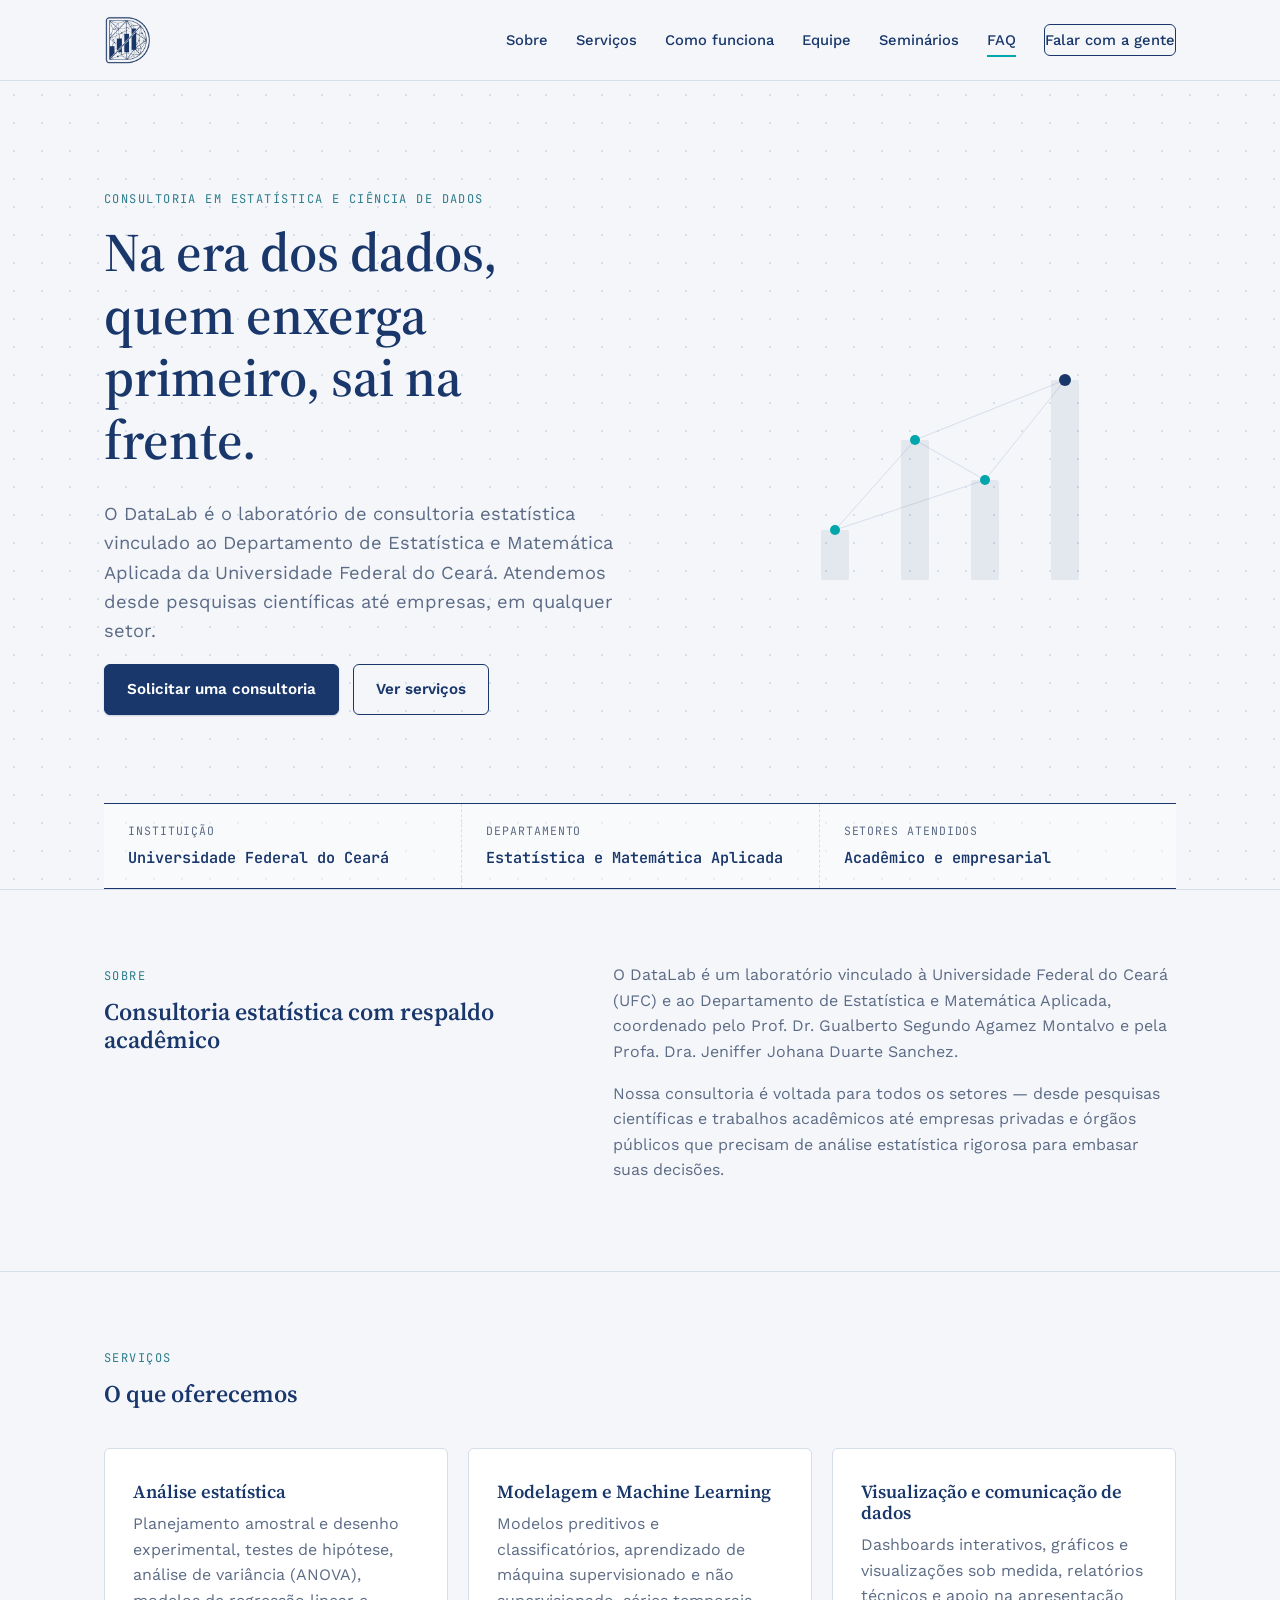
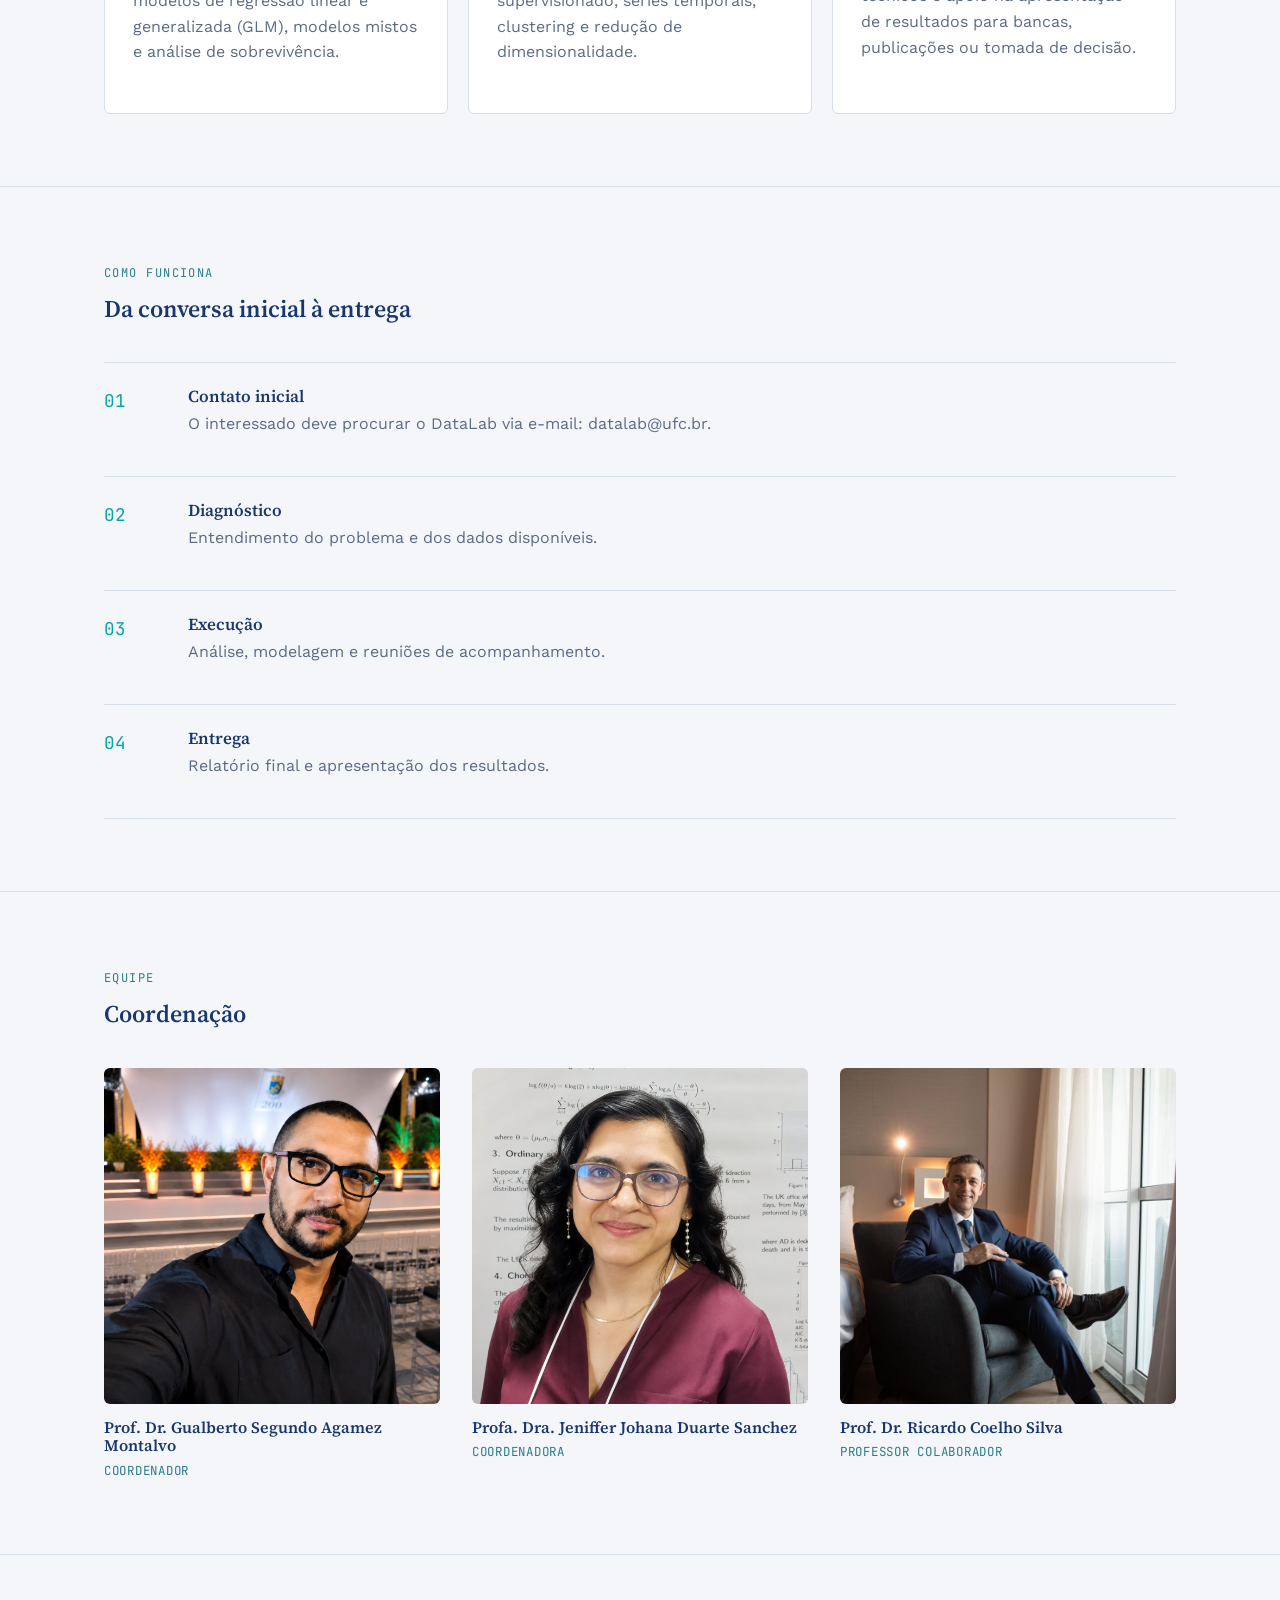
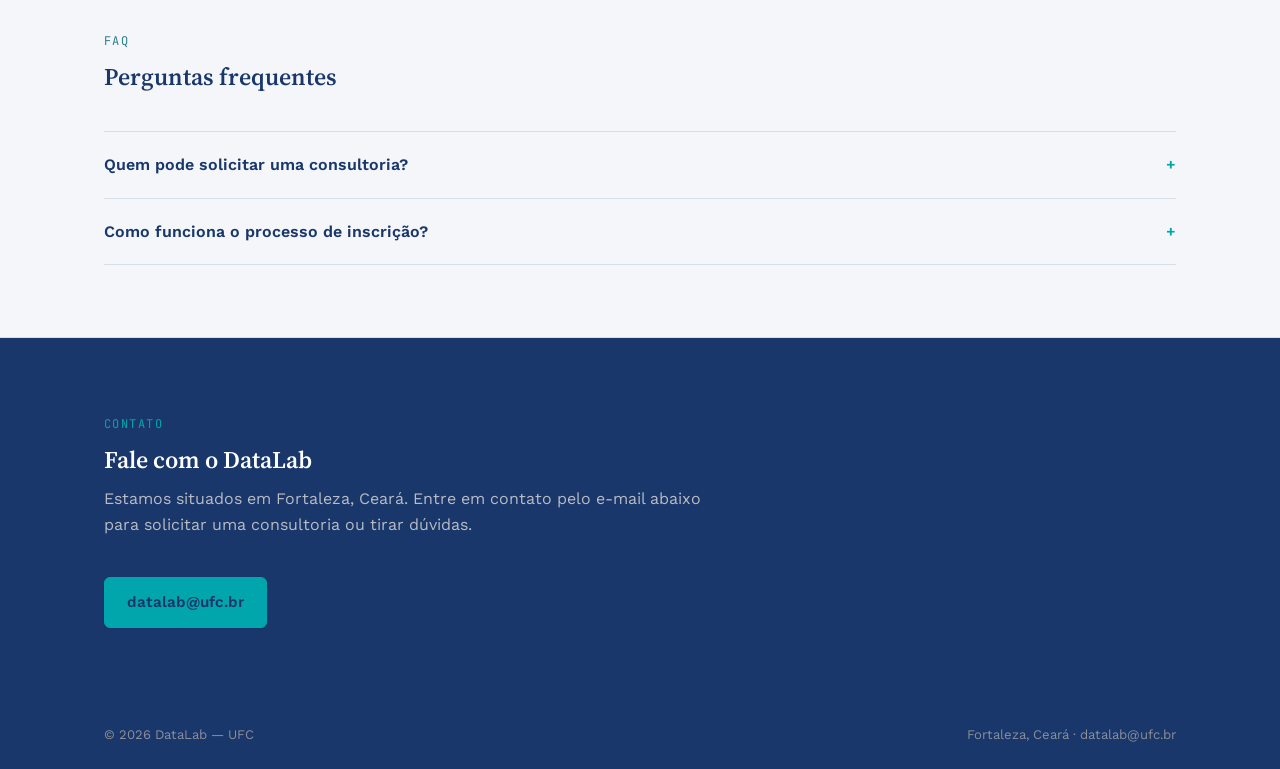
<file: index.html>
<!DOCTYPE html>
<html lang="pt-BR">
<head>
  <meta charset="UTF-8" />
  <meta name="viewport" content="width=device-width, initial-scale=1.0" />
  <title>DataLab – Na era dos dados, quem enxerga primeiro, sai na frente.</title>
  <meta name="description" content="DataLab: laboratório de consultoria em Estatística e Ciência de Dados da UFC. Atendemos pesquisas científicas e empresas de todos os setores." />
  <link rel="preconnect" href="https://fonts.googleapis.com" />
  <link rel="preconnect" href="https://fonts.gstatic.com" crossorigin />
  <link href="https://fonts.googleapis.com/css2?family=Source+Serif+4:wght@500;600;700&family=Work+Sans:wght@400;500;600;700&family=JetBrains+Mono:wght@400;500&display=swap" rel="stylesheet" />
  <link rel="stylesheet" href="style.css" />
</head>
<body>

  <a href="#main-content" class="skip-link">Pular para o conteúdo</a>

  <header class="nav-wrap" id="top">
    <nav class="nav container">
      <a href="#top" class="nav-logo" aria-label="DataLab – início">
        <img src="imagens/datalab-icon.png" alt="DataLab" class="logo-full" />
      </a>
      <button class="nav-toggle" aria-label="Abrir menu de navegação" aria-expanded="false">
        <span></span><span></span><span></span>
      </button>
      <ul class="nav-links" role="list">
        <li><a href="#sobre">Sobre</a></li>
        <li><a href="#servicos">Serviços</a></li>
        <li><a href="#processo">Como funciona</a></li>
        <li><a href="#equipe">Equipe</a></li>
        <li><a href="seminarios.html">Seminários</a></li>
        <li><a href="#faq">FAQ</a></li>
        <li><a href="#contato" class="nav-cta">Falar com a gente</a></li>
      </ul>
    </nav>
  </header>

  <main id="main-content">

    <!-- Banner opcional — controle via DISPONIBILIDADE_ABERTA em main.js -->
    <div class="inscricao-banner" id="inscricao-banner" role="status" hidden>
      <div class="container inscricao-inner">
        <div class="inscricao-icon" aria-hidden="true">
          <svg viewBox="0 0 24 24" fill="none" stroke="currentColor" stroke-width="2"><rect x="3" y="4" width="18" height="18" rx="2"/><path d="M16 2v4M8 2v4M3 10h18"/></svg>
        </div>
        <div class="inscricao-text">
          <strong>[Aviso curto — ex: Inscrições abertas para o próximo semestre]</strong>
          <span> [complemento opcional, ex: até 30/09.]</span>
        </div>
        <a href="#contato" class="btn btn-sm inscricao-cta">[Chamada para ação]</a>
        <button class="inscricao-close" id="inscricao-close" aria-label="Fechar aviso">✕</button>
      </div>
    </div>

    <!-- HERO -->
    <section class="hero" style="border-top:none;">
      <div class="container hero-grid">
        <div class="hero-content">
          <span class="eyebrow">Consultoria em Estatística e Ciência de Dados</span>
          <h1>Na era dos dados, quem enxerga primeiro, sai na frente.</h1>
          <p class="hero-lede">O DataLab é o laboratório de consultoria estatística vinculado ao Departamento de Estatística e Matemática Aplicada da Universidade Federal do Ceará. Atendemos desde pesquisas científicas até empresas, em qualquer setor.</p>
          <div class="hero-actions">
            <a href="#contato" class="btn btn-primary">Solicitar uma consultoria</a>
            <a href="#servicos" class="btn btn-outline">Ver serviços</a>
          </div>
        </div>

        <!-- Ilustração decorativa — reforça a identidade "dados/rede" sem usar foto -->
        <svg class="hero-graphic reveal" viewBox="0 0 360 320" fill="none" aria-hidden="true">
          <g class="hero-graphic-lines" stroke-width="1">
            <line x1="60" y1="240" x2="140" y2="150" />
            <line x1="140" y1="150" x2="210" y2="190" />
            <line x1="210" y1="190" x2="290" y2="90" />
            <line x1="140" y1="150" x2="290" y2="90" />
            <line x1="60" y1="240" x2="210" y2="190" />
          </g>
          <g class="hero-graphic-bars">
            <rect x="46" y="240" width="28" height="50" rx="2" />
            <rect x="126" y="150" width="28" height="140" rx="2" />
            <rect x="196" y="190" width="28" height="100" rx="2" />
            <rect x="276" y="90" width="28" height="200" rx="2" />
          </g>
          <g class="hero-graphic-dots">
            <circle cx="60" cy="240" r="5" />
            <circle cx="140" cy="150" r="5" />
            <circle cx="210" cy="190" r="5" />
            <circle cx="290" cy="90" r="6" />
          </g>
        </svg>

        <!-- Elemento-assinatura: faixa estilo "recibo/planilha" -->
        <div class="hero-stats reveal">
          <div class="hero-stat">
            <span class="hero-stat-label">Instituição</span>
            <span class="hero-stat-value">Universidade Federal do Ceará</span>
          </div>
          <div class="hero-stat">
            <span class="hero-stat-label">Departamento</span>
            <span class="hero-stat-value">Estatística e Matemática Aplicada</span>
          </div>
          <div class="hero-stat">
            <span class="hero-stat-label">Setores atendidos</span>
            <span class="hero-stat-value">Acadêmico e empresarial</span>
          </div>
        </div>
      </div>
    </section>

    <!-- SOBRE -->
    <section id="sobre">
      <div class="container sobre-grid">
        <div class="reveal">
          <span class="eyebrow">Sobre</span>
          <h2>Consultoria estatística com respaldo acadêmico</h2>
        </div>
        <div class="reveal">
          <p>O DataLab é um laboratório vinculado à Universidade Federal do Ceará (UFC) e ao Departamento de Estatística e Matemática Aplicada, coordenado pelo Prof. Dr. Gualberto Segundo Agamez Montalvo e pela Profa. Dra. Jeniffer Johana Duarte Sanchez.</p>
          <p>Nossa consultoria é voltada para todos os setores — desde pesquisas científicas e trabalhos acadêmicos até empresas privadas e órgãos públicos que precisam de análise estatística rigorosa para embasar suas decisões.</p>
        </div>
      </div>
    </section>

    <!-- SERVIÇOS -->
    <section id="servicos">
      <div class="container">
        <div class="section-head reveal">
          <span class="eyebrow">Serviços</span>
          <h2>O que oferecemos</h2>
        </div>
        <div class="grid-3 reveal">
          <div class="card">
            <h3>Análise estatística</h3>
            <p>Planejamento amostral e desenho experimental, testes de hipótese, análise de variância (ANOVA), modelos de regressão linear e generalizada (GLM), modelos mistos e análise de sobrevivência.</p>
          </div>
          <div class="card">
            <h3>Modelagem e Machine Learning</h3>
            <p>Modelos preditivos e classificatórios, aprendizado de máquina supervisionado e não supervisionado, séries temporais, clustering e redução de dimensionalidade.</p>
          </div>
          <div class="card">
            <h3>Visualização e comunicação de dados</h3>
            <p>Dashboards interativos, gráficos e visualizações sob medida, relatórios técnicos e apoio na apresentação de resultados para bancas, publicações ou tomada de decisão.</p>
          </div>
        </div>
      </div>
    </section>

    <!-- PROCESSO -->
    <section id="processo">
      <div class="container">
        <div class="section-head reveal">
          <span class="eyebrow">Como funciona</span>
          <h2>Da conversa inicial à entrega</h2>
        </div>
        <ol class="process-list reveal">
          <li class="process-item">
            <span class="process-num">01</span>
            <div><h3>Contato inicial</h3><p>O interessado deve procurar o DataLab via e-mail: datalab@ufc.br.</p></div>
          </li>
          <li class="process-item">
            <span class="process-num">02</span>
            <div><h3>Diagnóstico</h3><p>Entendimento do problema e dos dados disponíveis.</p></div>
          </li>
          <li class="process-item">
            <span class="process-num">03</span>
            <div><h3>Execução</h3><p>Análise, modelagem e reuniões de acompanhamento.</p></div>
          </li>
          <li class="process-item">
            <span class="process-num">04</span>
            <div><h3>Entrega</h3><p>Relatório final e apresentação dos resultados.</p></div>
          </li>
        </ol>
      </div>
    </section>

    <!-- EQUIPE -->
    <section id="equipe">
      <div class="container">
        <div class="section-head reveal">
          <span class="eyebrow">Equipe</span>
          <h2>Coordenação</h2>
        </div>
        <div class="grid-team reveal">
          <div class="team-card">
            <img src="imagens/gualbas-foto.png" alt="Prof. Dr. Gualberto Segundo Agamez Montalvo" class="avatar-img" />
            <h3>Prof. Dr. Gualberto Segundo Agamez Montalvo</h3>
            <span class="team-role">Coordenador</span>
          </div>
          <div class="team-card">
            <img src="imagens/jeny-foto.png" alt="Profa. Dra. Jeniffer Johana Duarte Sanchez" class="avatar-img" />
            <h3>Profa. Dra. Jeniffer Johana Duarte Sanchez</h3>
            <span class="team-role">Coordenadora</span>
          </div>
          <div class="team-card">
            <img src="imagens/ricardo-foto.jpeg" alt="Prof. Dr. Ricardo Coelho Silva" class="avatar-img" />
            <h3>Prof. Dr. Ricardo Coelho Silva</h3>
            <span class="team-role">Professor colaborador</span>
          </div>
        </div>
      </div>
    </section>

    <!-- FAQ -->
    <section id="faq">
      <div class="container">
        <div class="section-head reveal">
          <span class="eyebrow">FAQ</span>
          <h2>Perguntas frequentes</h2>
        </div>
        <div class="reveal">
          <details class="faq-item">
            <summary>Quem pode solicitar uma consultoria?</summary>
            <p>Pesquisadores da UFC, de outras instituições, empresas privadas, órgãos públicos, dentre outros.</p>
          </details>
          <details class="faq-item">
            <summary>Como funciona o processo de inscrição?</summary>
            <p>Envie um e-mail para datalab@ufc.br. O prazo de resposta é de até 2 dias úteis.</p>
          </details>
        </div>
      </div>
    </section>

    <!-- CONTATO -->
    <section id="contato" class="contato">
      <div class="container">
        <div class="section-head reveal">
          <span class="eyebrow" style="color:#00A6AC;">Contato</span>
          <h2>Fale com o DataLab</h2>
          <p>Estamos situados em Fortaleza, Ceará. Entre em contato pelo e-mail abaixo para solicitar uma consultoria ou tirar dúvidas.</p>
        </div>
        <div class="hero-actions reveal">
          <a href="mailto:datalab@ufc.br" class="btn btn-primary">datalab@ufc.br</a>
        </div>
      </div>
    </section>

  </main>

  <footer class="site-footer">
    <div class="container footer-row">
      <span>© <span id="ano"></span> DataLab — UFC</span>
      <span>Fortaleza, Ceará · datalab@ufc.br</span>
    </div>
  </footer>

  <script src="main.js"></script>
</body>
</html>
</file>
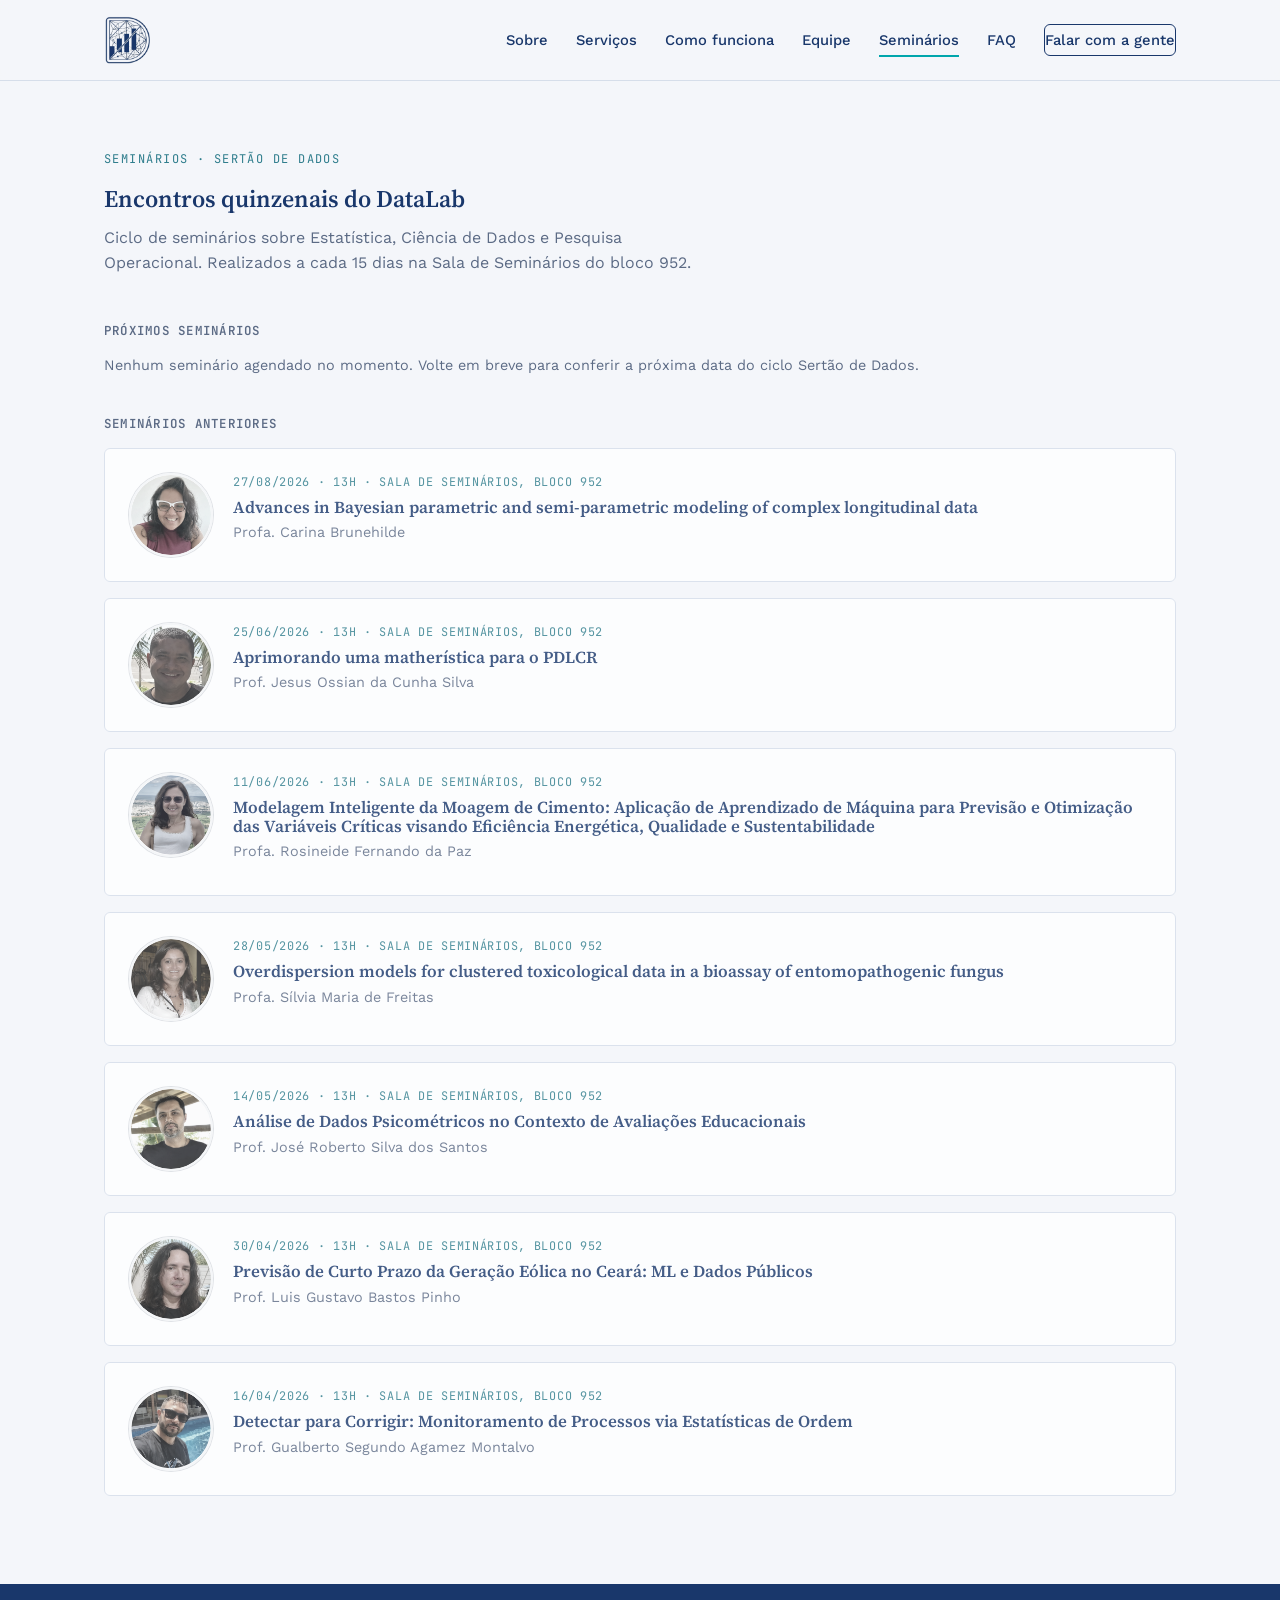
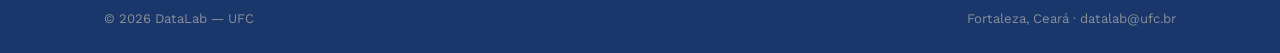
<file: seminarios.html>
<!DOCTYPE html>
<html lang="pt-BR">
<head>
  <meta charset="UTF-8" />
  <meta name="viewport" content="width=device-width, initial-scale=1.0" />
  <title>Seminários – DataLab</title>
  <meta name="description" content="Seminários quinzenais do DataLab (Sertão de Dados): palestrantes, temas e datas dos encontros." />
  <link rel="preconnect" href="https://fonts.googleapis.com" />
  <link rel="preconnect" href="https://fonts.gstatic.com" crossorigin />
  <link href="https://fonts.googleapis.com/css2?family=Source+Serif+4:wght@500;600;700&family=Work+Sans:wght@400;500;600;700&family=JetBrains+Mono:wght@400;500&display=swap" rel="stylesheet" />
  <link rel="stylesheet" href="style.css" />
</head>
<body>

  <a href="#main-content" class="skip-link">Pular para o conteúdo</a>

  <header class="nav-wrap" id="top">
    <nav class="nav container">
      <a href="index.html" class="nav-logo" aria-label="DataLab – início">
        <img src="imagens/datalab-icon.png" alt="DataLab" class="logo-full" />
      </a>
      <button class="nav-toggle" aria-label="Abrir menu de navegação" aria-expanded="false">
        <span></span><span></span><span></span>
      </button>
      <ul class="nav-links" role="list">
        <li><a href="index.html#sobre">Sobre</a></li>
        <li><a href="index.html#servicos">Serviços</a></li>
        <li><a href="index.html#processo">Como funciona</a></li>
        <li><a href="index.html#equipe">Equipe</a></li>
        <li><a href="seminarios.html" class="active">Seminários</a></li>
        <li><a href="index.html#faq">FAQ</a></li>
        <li><a href="index.html#contato" class="nav-cta">Falar com a gente</a></li>
      </ul>
    </nav>
  </header>

  <main id="main-content">

    <section class="seminars-header">
      <div class="container">
        <span class="eyebrow">Seminários · Sertão de Dados</span>
        <h1>Encontros quinzenais do DataLab</h1>
        <p style="max-width:60ch;">Ciclo de seminários sobre Estatística, Ciência de Dados e Pesquisa Operacional. Realizados a cada 15 dias na Sala de Seminários do bloco 952.</p>
      </div>
    </section>

    <section style="border-top:none; padding-top:0;">
      <div class="container">

        <h2 class="seminars-group-title">Próximos seminários</h2>
        <p style="font-size:.9rem;">Nenhum seminário agendado no momento. Volte em breve para conferir a próxima data do ciclo Sertão de Dados.</p>

        <h2 class="seminars-group-title">Seminários anteriores</h2>

        <div class="seminar-card is-past">
          <img class="seminar-photo" src="imagens/seminario-carina-brunehilde.png" alt="Profa. Carina Brunehilde" />
          <div class="seminar-body">
            <div class="seminar-meta"><span>27/08/2026 · 13h · Sala de Seminários, bloco 952</span></div>
            <h3>Advances in Bayesian parametric and semi-parametric modeling of complex longitudinal data</h3>
            <p class="seminar-speaker">Profa. Carina Brunehilde</p>
          </div>
        </div>

        <div class="seminar-card is-past">
          <img class="seminar-photo" src="imagens/seminario-jesus-ossian.png" alt="Prof. Jesus Ossian da Cunha Silva" />
          <div class="seminar-body">
            <div class="seminar-meta"><span>25/06/2026 · 13h · Sala de Seminários, bloco 952</span></div>
            <h3>Aprimorando uma matherística para o PDLCR</h3>
            <p class="seminar-speaker">Prof. Jesus Ossian da Cunha Silva</p>
          </div>
        </div>

        <div class="seminar-card is-past">
          <img class="seminar-photo" src="imagens/seminario-rosineide-paz.png" alt="Profa. Rosineide Fernando da Paz" />
          <div class="seminar-body">
            <div class="seminar-meta"><span>11/06/2026 · 13h · Sala de Seminários, bloco 952</span></div>
            <h3>Modelagem Inteligente da Moagem de Cimento: Aplicação de Aprendizado de Máquina para Previsão e Otimização das Variáveis Críticas visando Eficiência Energética, Qualidade e Sustentabilidade</h3>
            <p class="seminar-speaker">Profa. Rosineide Fernando da Paz</p>
          </div>
        </div>

        <div class="seminar-card is-past">
          <img class="seminar-photo" src="imagens/seminario-silvia-freitas.png" alt="Profa. Sílvia Maria de Freitas" />
          <div class="seminar-body">
            <div class="seminar-meta"><span>28/05/2026 · 13h · Sala de Seminários, bloco 952</span></div>
            <h3>Overdispersion models for clustered toxicological data in a bioassay of entomopathogenic fungus</h3>
            <p class="seminar-speaker">Profa. Sílvia Maria de Freitas</p>
          </div>
        </div>

        <div class="seminar-card is-past">
          <img class="seminar-photo" src="imagens/seminario-jose-roberto-santos.png" alt="Prof. José Roberto Silva dos Santos" />
          <div class="seminar-body">
            <div class="seminar-meta"><span>14/05/2026 · 13h · Sala de Seminários, bloco 952</span></div>
            <h3>Análise de Dados Psicométricos no Contexto de Avaliações Educacionais</h3>
            <p class="seminar-speaker">Prof. José Roberto Silva dos Santos</p>
          </div>
        </div>

        <div class="seminar-card is-past">
          <img class="seminar-photo" src="imagens/seminario-luis-gustavo-pinho.png" alt="Prof. Luis Gustavo Bastos Pinho" />
          <div class="seminar-body">
            <div class="seminar-meta"><span>30/04/2026 · 13h · Sala de Seminários, bloco 952</span></div>
            <h3>Previsão de Curto Prazo da Geração Eólica no Ceará: ML e Dados Públicos</h3>
            <p class="seminar-speaker">Prof. Luis Gustavo Bastos Pinho</p>
          </div>
        </div>

        <div class="seminar-card is-past">
          <img class="seminar-photo" src="imagens/seminario-gualberto-agamez.png" alt="Prof. Gualberto Segundo Agamez Montalvo" />
          <div class="seminar-body">
            <div class="seminar-meta"><span>16/04/2026 · 13h · Sala de Seminários, bloco 952</span></div>
            <h3>Detectar para Corrigir: Monitoramento de Processos via Estatísticas de Ordem</h3>
            <p class="seminar-speaker">Prof. Gualberto Segundo Agamez Montalvo</p>
          </div>
        </div>

      </div>
    </section>

  </main>

  <footer class="site-footer">
    <div class="container footer-row">
      <span>© <span id="ano"></span> DataLab — UFC</span>
      <span>Fortaleza, Ceará · datalab@ufc.br</span>
    </div>
  </footer>

  <script src="main.js"></script>
</body>
</html>
</file>
<file: style.css>
/* ============================================================
   DESIGN TOKENS
   Troque estas variáveis para adaptar a identidade visual.
   ============================================================ */
:root {
  /* Cor — paleta DataLab, derivada do azul-marinho do logo (#19376B) */
  --ink:      #19376B; /* azul-marinho do logo — texto principal, fundo escuro */
  --paper:    #F4F6FA; /* branco levemente azulado */
  --white:    #FFFFFF;
  --signal:   #00A6AC; /* ciano vibrante — destaque "dados/tech" (use com moderação) */
  --teal:     #2E7D8C; /* azul-petróleo — destaque secundário / links */
  --line:     #D6DEEA; /* bordas finas, tom frio */
  --muted:    #5C6B85; /* texto secundário, azul acinzentado */

  /* Tipografia */
  --font-display: "Source Serif 4", Georgia, serif;
  --font-body:    "Work Sans", -apple-system, sans-serif;
  --font-mono:    "JetBrains Mono", ui-monospace, monospace;

  /* Layout */
  --container: 1120px;
  --radius: 6px;
  --shadow: 0 8px 24px rgba(25, 55, 107, .08);
  --shadow-lg: 0 16px 40px rgba(25, 55, 107, .14);
}

* { box-sizing: border-box; }
html { scroll-behavior: smooth; }
body {
  margin: 0;
  background: var(--paper);
  color: var(--ink);
  font-family: var(--font-body);
  font-size: 16px;
  line-height: 1.6;
  -webkit-font-smoothing: antialiased;
}

img { max-width: 100%; height: auto; }

@media (prefers-reduced-motion: reduce) {
  html { scroll-behavior: auto; }
  * { animation-duration: 0.01ms !important; transition-duration: 0.01ms !important; }
}

.container { max-width: var(--container); margin: 0 auto; padding: 0 24px; }

a { color: var(--teal); }
a:focus-visible, button:focus-visible { outline: 2px solid var(--signal); outline-offset: 2px; }

.skip-link {
  position: absolute; left: -999px; top: 0; background: var(--ink); color: var(--white);
  padding: 10px 16px; z-index: 100;
}
.skip-link:focus { left: 16px; top: 16px; }

h1, h2, h3 { font-family: var(--font-display); font-weight: 600; line-height: 1.15; margin: 0 0 .5em; }
p { margin: 0 0 1em; color: var(--muted); }

.eyebrow {
  font-family: var(--font-mono); font-size: .75rem; letter-spacing: .12em; text-transform: uppercase;
  color: var(--teal); display: inline-block; margin-bottom: 12px;
}

.btn {
  display: inline-flex; align-items: center; gap: 8px; padding: 12px 22px;
  border-radius: var(--radius); font-family: var(--font-body); font-weight: 600;
  text-decoration: none; border: 1px solid var(--ink); cursor: pointer; font-size: .95rem;
  transition: transform .15s ease, background .15s ease, box-shadow .15s ease;
}
.btn-primary { background: var(--ink); color: var(--white); box-shadow: 0 1px 2px rgba(25,55,107,.2); }
.btn-primary:hover { background: var(--teal); border-color: var(--teal); transform: translateY(-1px); box-shadow: var(--shadow); }
.btn-outline { background: transparent; color: var(--ink); }
.btn-outline:hover { background: var(--ink); color: var(--white); transform: translateY(-1px); }
.btn-sm { padding: 8px 16px; font-size: .85rem; }

/* ── NAV ─────────────────────────────────────────────────── */
.nav-wrap { position: sticky; top: 0; z-index: 50; background: rgba(244,246,250,.86); backdrop-filter: blur(8px); border-bottom: 1px solid var(--line); }
.nav { display: flex; align-items: center; justify-content: space-between; padding: 16px 24px; }
.nav-logo {
  display: flex;
  align-items: center;
  text-decoration: none;
  color: var(--ink);
}

.logo-full {
  height: 48px;
  width: auto;
  object-fit: contain;
  display: block;
}

.logo-img {
  height: 24px;
  width: 24px;
  object-fit: contain;
  display: block;
  margin-bottom: 1px;
}

.logo-text {
  font-family: var(--font-display);
  font-weight: 600;
  font-size: 1.15rem;
  margin-left: -1px;
  margin-bottom: -6px;
}

.nav-links { list-style: none; display: flex; gap: 28px; margin: 0; padding: 0; align-items: center; }
.nav-links a { color: var(--ink); text-decoration: none; font-size: .92rem; font-weight: 500; padding: 6px 0; border-bottom: 2px solid transparent; transition: border-color .15s ease; }
.nav-links a:hover, .nav-links a.active { border-bottom-color: var(--signal); }
.nav-cta { border: 1px solid var(--ink) !important; padding: 8px 16px; border-radius: var(--radius); }

.nav-toggle { display: none; flex-direction: column; gap: 5px; background: none; border: none; cursor: pointer; padding: 6px; }
.nav-toggle span { width: 22px; height: 2px; background: var(--ink); }

@media (max-width: 860px) {
  .nav-toggle { display: flex; }
  .nav-links {
    position: absolute; top: 100%; left: 0; right: 0; flex-direction: column; align-items: flex-start;
    background: var(--paper); border-bottom: 1px solid var(--line); padding: 16px 24px; gap: 14px;
    display: none;
  }
  .nav-links.open { display: flex; }
}

/* ── HERO ────────────────────────────────────────────────── */
.hero {
  padding: 104px 0 0;
  position: relative;
  background-image: radial-gradient(var(--line) 1.5px, transparent 1.5px);
  background-size: 28px 28px;
}
.hero .container { position: relative; padding-bottom: 0; }
.hero-grid { display: grid; grid-template-columns: 1.15fr .85fr; gap: 32px; align-items: center; }
.hero-content { max-width: 56ch; }
.hero h1 { font-size: clamp(2.2rem, 4.5vw, 3.4rem); max-width: 15ch; }
.hero-lede { font-size: 1.15rem; max-width: 48ch; }
.hero-actions { display: flex; gap: 14px; margin-top: 8px; flex-wrap: wrap; }

/* Ilustração decorativa do hero — abstrata, ecoa o motivo "rede + dados" do logo */
.hero-graphic { width: 100%; height: auto; max-width: 360px; justify-self: center; }
.hero-graphic-lines line { stroke: var(--line); }
.hero-graphic-bars rect { fill: var(--ink); opacity: .08; }
.hero-graphic-dots circle { fill: var(--signal); }
.hero-graphic-dots circle:last-child { fill: var(--ink); }

@media (max-width: 860px) {
  .hero-grid { grid-template-columns: 1fr; }
  .hero-graphic { display: none; }
}

/* Elemento-assinatura: faixa horizontal estilo "recibo/planilha" */
.hero-stats {
  grid-column: 1 / -1;
  margin-top: 56px;
  border-top: 1px solid var(--ink);
  border-bottom: 1px solid var(--ink);
  display: flex; flex-wrap: wrap;
  font-family: var(--font-mono);
  background: rgba(255,255,255,.5);
}
.hero-stat {
  flex: 1 1 220px;
  padding: 18px 24px;
  border-left: 1px dashed var(--line);
}
.hero-stat:first-child { border-left: none; }
.hero-stat-label {
  display: block; font-size: .72rem; color: var(--muted);
  text-transform: uppercase; letter-spacing: .08em; margin-bottom: 6px;
}
.hero-stat-value { display: block; font-weight: 600; color: var(--ink); font-size: .95rem; }

@media (max-width: 700px) {
  .hero-stat { flex: 1 1 100%; border-left: none; border-top: 1px dashed var(--line); }
  .hero-stat:first-child { border-top: none; }
}

/* ── SECTIONS ────────────────────────────────────────────── */
section { padding: 72px 0; border-top: 1px solid var(--line); }
.section-head { max-width: 60ch; margin-bottom: 40px; }

.reveal { opacity: 0; transform: translateY(14px); transition: opacity .5s ease, transform .5s ease; }
.reveal.visible { opacity: 1; transform: none; }

.sobre-grid { display: grid; grid-template-columns: .9fr 1.1fr; gap: 48px; }
@media (max-width: 860px) { .sobre-grid { grid-template-columns: 1fr; } }

.grid-3 { display: grid; grid-template-columns: repeat(3, 1fr); gap: 20px; }
.card {
  background: var(--white); padding: 32px 28px; border: 1px solid var(--line); border-radius: var(--radius);
  transition: box-shadow .2s ease, transform .2s ease;
}
.card:hover { box-shadow: var(--shadow); transform: translateY(-3px); }
.card h3 { font-size: 1.15rem; }
@media (max-width: 860px) { .grid-3 { grid-template-columns: 1fr; } }

/* Processo — numeração se justifica: é uma sequência real de etapas */
.process-list { list-style: none; margin: 0; padding: 0; display: grid; gap: 0; }
.process-item {
  display: grid; grid-template-columns: 64px 1fr; gap: 20px; padding: 24px 0;
  border-top: 1px solid var(--line);
}
.process-item:last-child { border-bottom: 1px solid var(--line); }
.process-num { font-family: var(--font-mono); color: var(--signal); font-size: 1.1rem; }
.process-item h3 { font-size: 1.05rem; margin-bottom: 4px; }

.grid-team { display: grid; grid-template-columns: repeat(3, 1fr); gap: 32px; }
.team-card .avatar {
  width: 100%; aspect-ratio: 1; border-radius: var(--radius); background: var(--ink);
  display: flex; align-items: center; justify-content: center;
  color: var(--paper); font-family: var(--font-mono); font-size: 1.6rem;
}
.team-card h3 { font-size: 1rem; margin: 14px 0 2px; }
.team-role { font-family: var(--font-mono); font-size: .78rem; color: var(--teal); text-transform: uppercase; letter-spacing: .06em; }

.avatar-img {
  width: 100%;
  aspect-ratio: 1;
  object-fit: cover;
  border-radius: var(--radius);
  display: block;
  transition: transform .3s ease;
}
.team-card:hover .avatar-img { transform: scale(1.03); }

@media (max-width: 700px) { .grid-team { grid-template-columns: 1fr 1fr; } }

.faq-item { border-top: 1px solid var(--line); padding: 20px 0; }
.faq-item:last-child { border-bottom: 1px solid var(--line); }
.faq-item summary { cursor: pointer; font-weight: 600; list-style: none; display: flex; justify-content: space-between; }
.faq-item summary::-webkit-details-marker { display: none; }
.faq-item summary::after { content: "+"; font-family: var(--font-mono); color: var(--signal); }
.faq-item[open] summary::after { content: "–"; }
.faq-item p { margin-top: 12px; }

.contato { background: var(--ink); color: var(--paper); }
.contato h2 { color: var(--white); }
.contato p { color: #B9BCC4; }
.contato .btn-primary { background: var(--signal); border-color: var(--signal); color: var(--ink); }
.contato .btn-primary:hover { background: var(--white); border-color: var(--white); }

footer.site-footer { background: var(--ink); color: #8B8F98; padding: 24px 0; font-size: .82rem; }
.footer-row { display: flex; justify-content: space-between; flex-wrap: wrap; gap: 8px; }

.inscricao-banner { background: var(--signal); color: var(--ink); }
.inscricao-inner { display: flex; align-items: center; gap: 14px; padding: 12px 24px; }
.inscricao-icon svg { width: 20px; height: 20px; }
.inscricao-text { flex: 1; font-size: .88rem; }
.inscricao-close { background: none; border: none; font-size: 1.1rem; cursor: pointer; color: var(--ink); }

/* ── Página de Seminários ────────────────────────────────── */
.seminars-header { padding: 64px 0 32px; border-top: none; }
.seminars-header .eyebrow { margin-bottom: 16px; }

.seminars-group-title {
  font-family: var(--font-mono); font-size: .78rem; letter-spacing: .1em; text-transform: uppercase;
  color: var(--muted); margin: 40px 0 16px;
}
.seminars-group-title:first-of-type { margin-top: 0; }

.seminar-card {
  display: flex; gap: 20px; align-items: flex-start;
  padding: 24px; border: 1px solid var(--line); border-radius: var(--radius);
  background: var(--white); margin-bottom: 16px;
  transition: box-shadow .2s ease, transform .2s ease;
}
.seminar-card:hover { box-shadow: var(--shadow); transform: translateY(-2px); }

.seminar-photo {
  width: 84px; height: 84px; border-radius: 50%; object-fit: cover; flex-shrink: 0;
  border: 2px solid var(--paper); box-shadow: 0 0 0 1px var(--line);
}

.seminar-body { flex: 1; min-width: 0; }
.seminar-meta {
  display: flex; align-items: center; gap: 10px; flex-wrap: wrap;
  font-family: var(--font-mono); font-size: .74rem; color: var(--teal);
  text-transform: uppercase; letter-spacing: .06em; margin-bottom: 6px;
}
.seminar-badge {
  background: var(--signal); color: var(--white); padding: 2px 8px; border-radius: 100px;
  font-family: var(--font-mono); font-size: .68rem; letter-spacing: .04em;
}
.seminar-card h3 { font-size: 1.05rem; margin: 0 0 4px; }
.seminar-speaker { font-size: .9rem; color: var(--muted); margin-bottom: 8px; }
.seminar-desc { font-size: .9rem; margin-bottom: 0; }

.seminar-card.is-past { opacity: .8; }
.seminar-card.is-past .seminar-photo { filter: grayscale(60%); }

@media (max-width: 600px) {
  .seminar-card { flex-direction: column; align-items: flex-start; }
}
</file>
